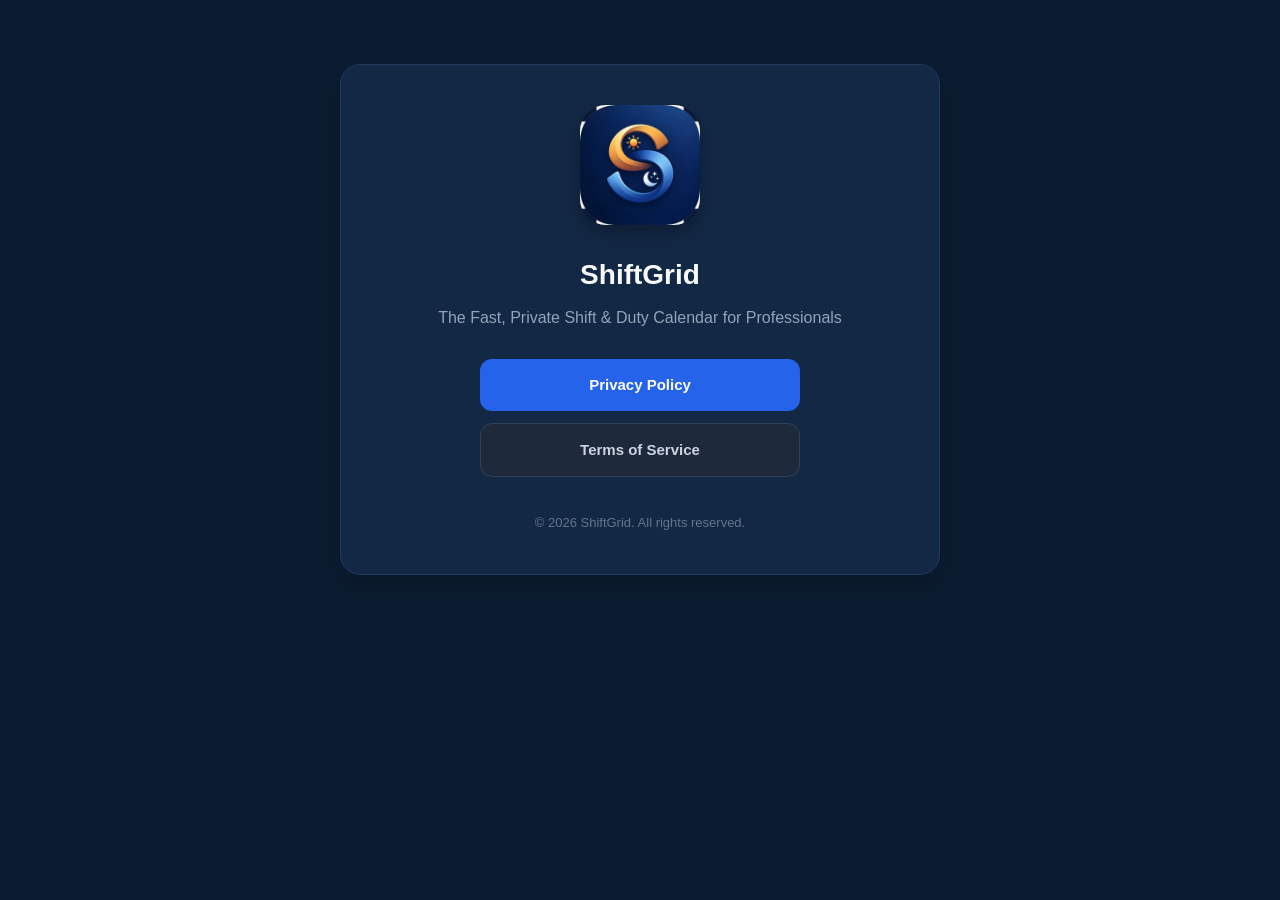
<file: shiftgrid/index.html>
<!DOCTYPE html>
<html lang="en">
<head>
    <meta charset="UTF-8">
    <meta name="viewport" content="width=device-width, initial-scale=1.0">
    <title>ShiftGrid - Quick Shift Planner</title>
    <style>
        body { font-family: -apple-system, BlinkMacSystemFont, 'Segoe UI', Roboto, Helvetica, Arial, sans-serif; line-height: 1.6; color: #1e293b; max-width: 600px; margin: 40px auto; padding: 24px; background: #0b1c30; text-align: center; }
        .card { background: #132845; padding: 40px 24px; border-radius: 20px; box-shadow: 0 10px 25px -5px rgba(0,0,0,0.3); border: 1px solid #1e3a5f; color: #f8fafc; }
        img.icon { width: 120px; height: 120px; border-radius: 26px; box-shadow: 0 8px 16px rgba(0,0,0,0.25); margin-bottom: 20px; }
        h1 { margin: 0 0 8px 0; font-size: 28px; color: #f8fafc; }
        p.subtitle { color: #94a3b8; font-size: 16px; margin-top: 0; margin-bottom: 28px; }
        .links { display: flex; flex-direction: column; gap: 12px; max-width: 320px; margin: 0 auto; }
        a.btn { display: block; padding: 14px 20px; background: #2563eb; color: #ffffff; text-decoration: none; border-radius: 12px; font-weight: 600; font-size: 15px; transition: background 0.2s; }
        a.btn:hover { background: #1d4ed8; }
        a.btn-secondary { background: #1e293b; color: #cbd5e1; border: 1px solid #334155; }
        a.btn-secondary:hover { background: #334155; }
        footer { margin-top: 36px; font-size: 13px; color: #64748b; }
    </style>
</head>
<body>
    <div class="card">
        <img src="icon.png" alt="ShiftGrid Icon" class="icon">
        <h1>ShiftGrid</h1>
        <p class="subtitle">The Fast, Private Shift & Duty Calendar for Professionals</p>
        <div class="links">
            <a href="privacy.html" class="btn">Privacy Policy</a>
            <a href="terms.html" class="btn btn-secondary">Terms of Service</a>
        </div>
        <footer>
            &copy; 2026 ShiftGrid. All rights reserved.
        </footer>
    </div>
</body>
</html>
</file>
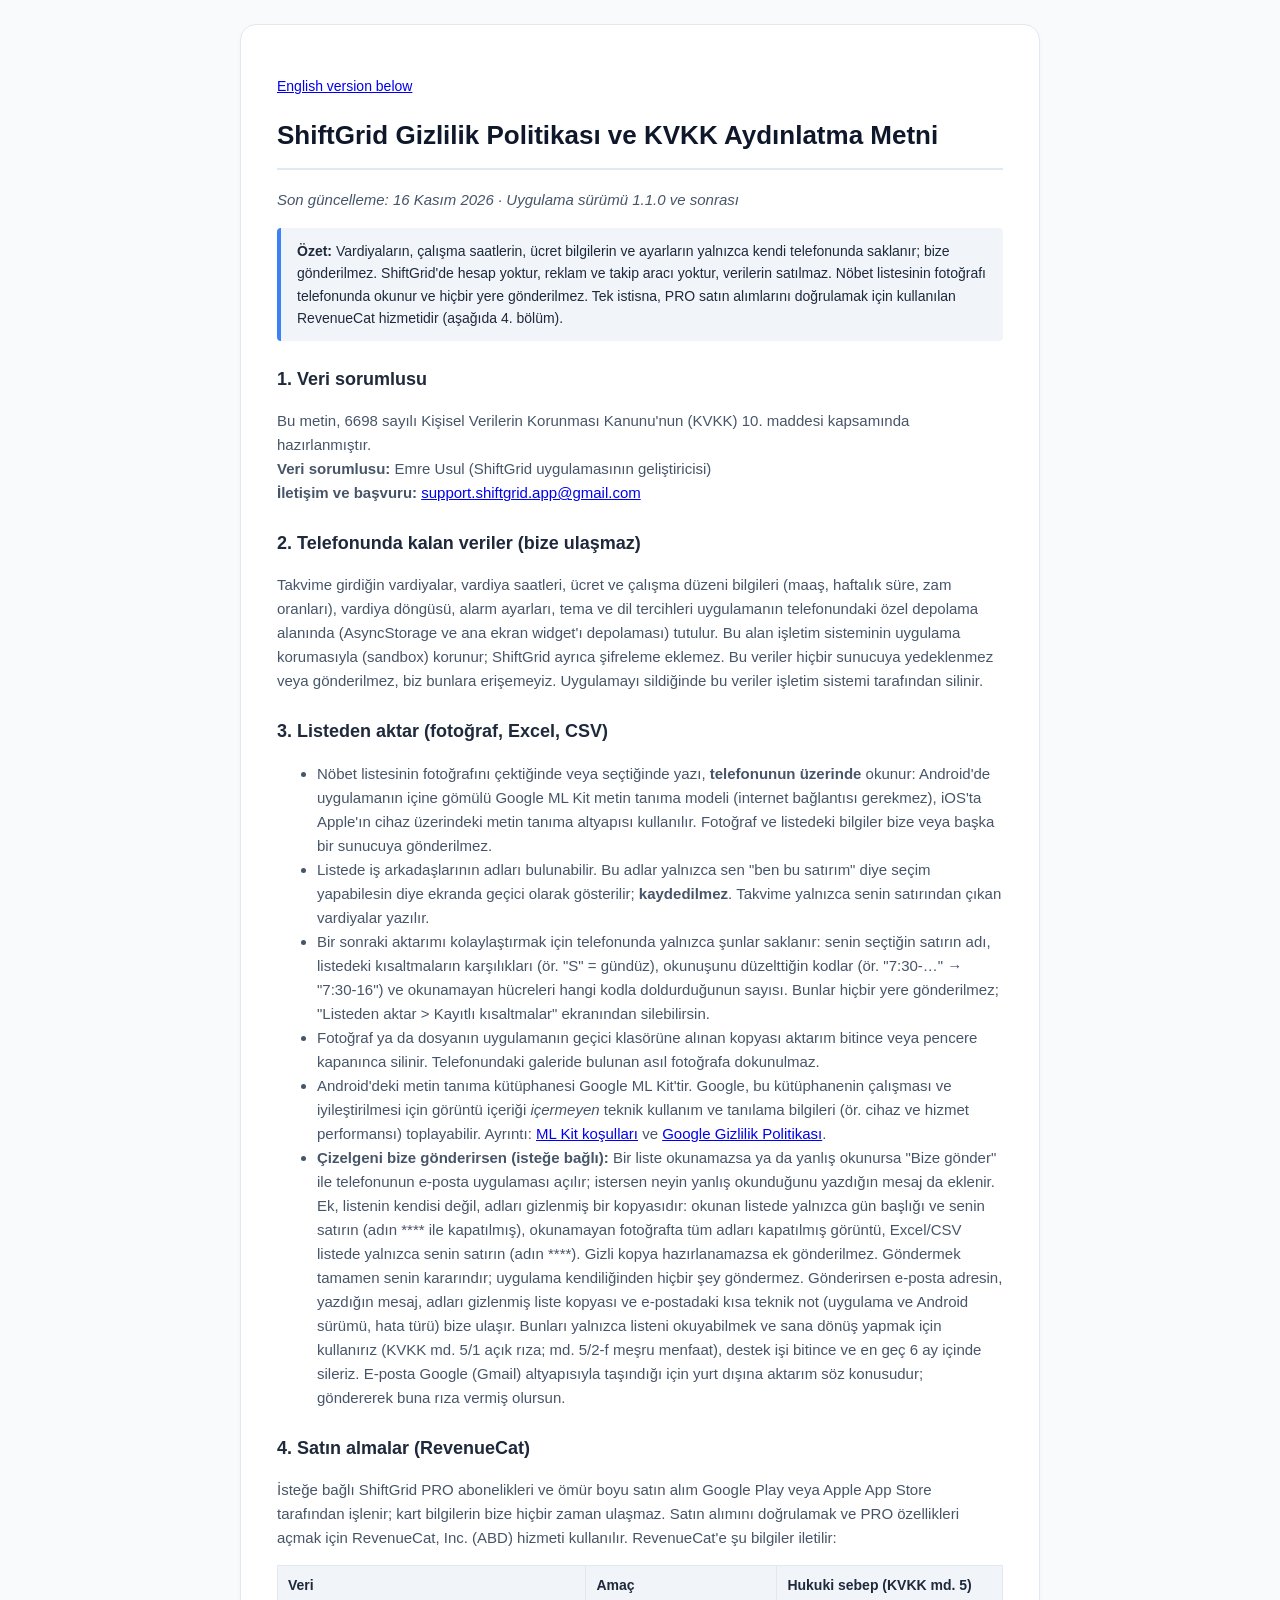
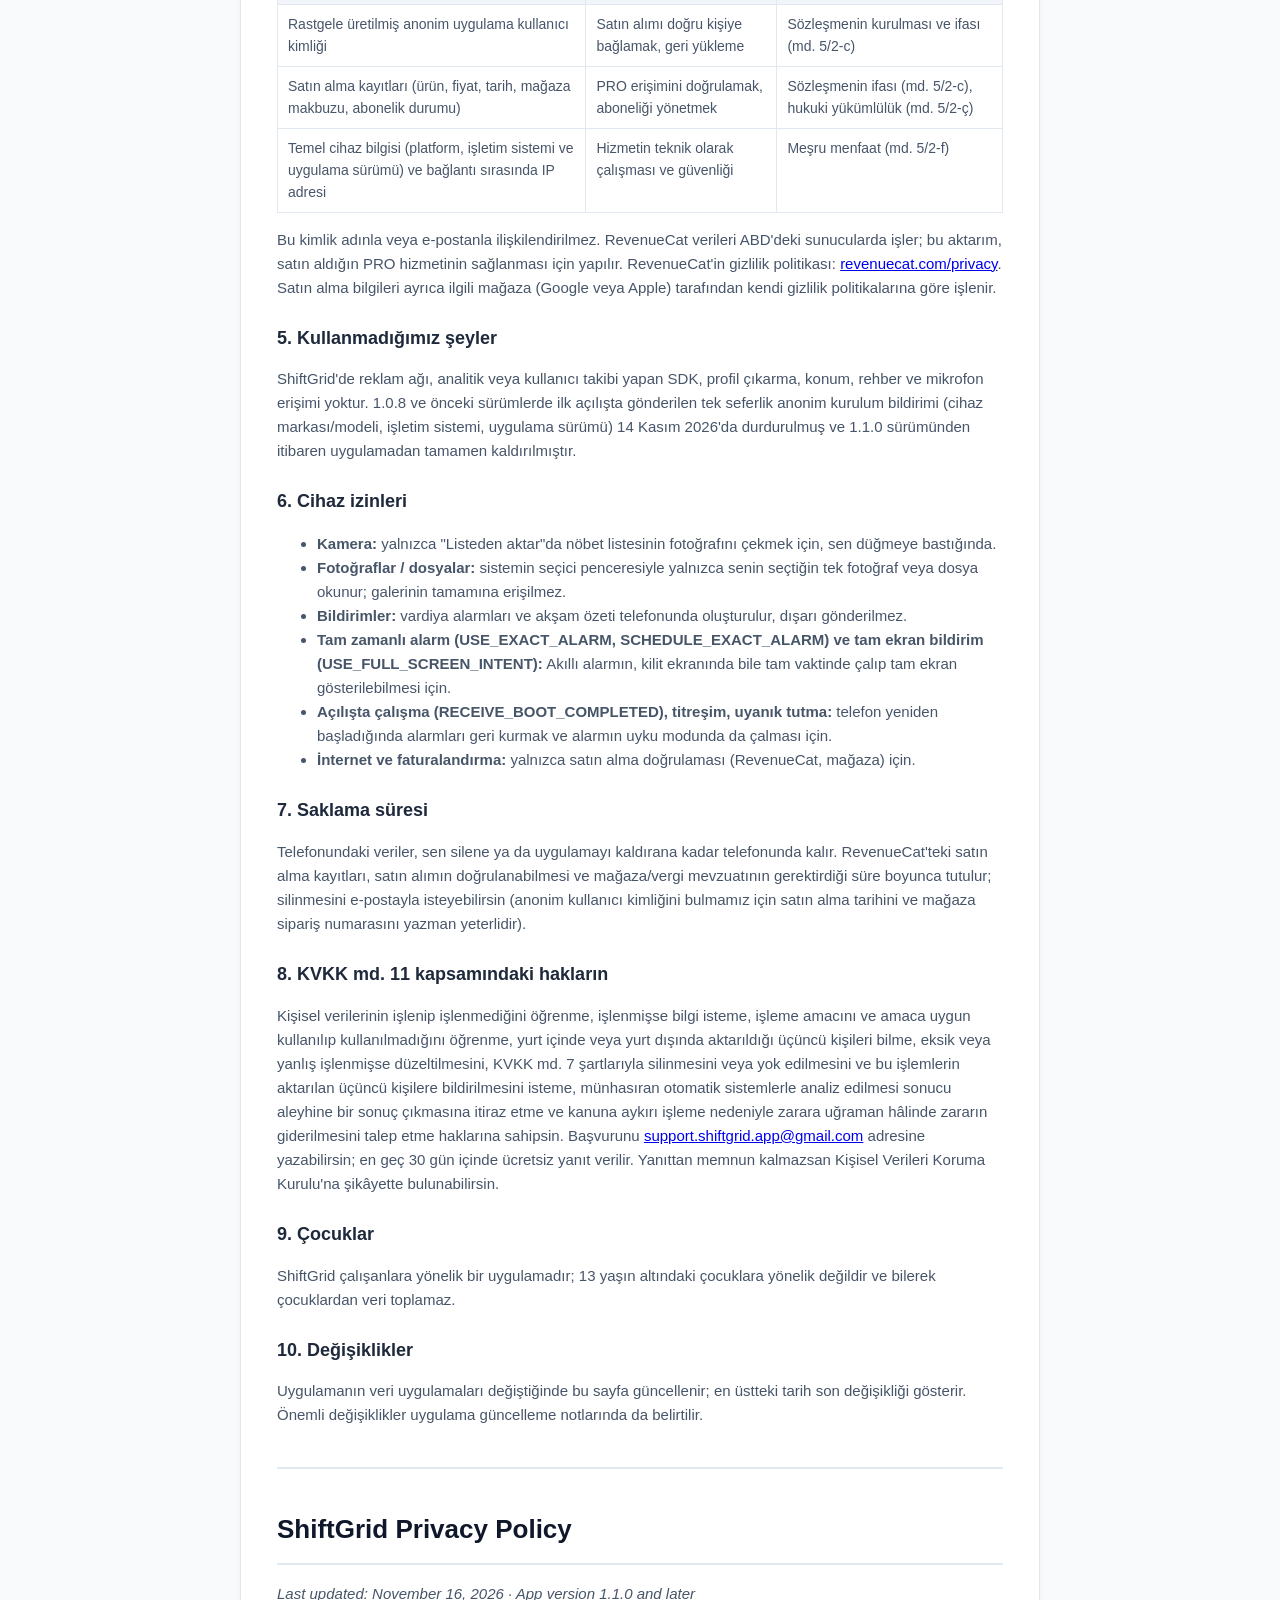
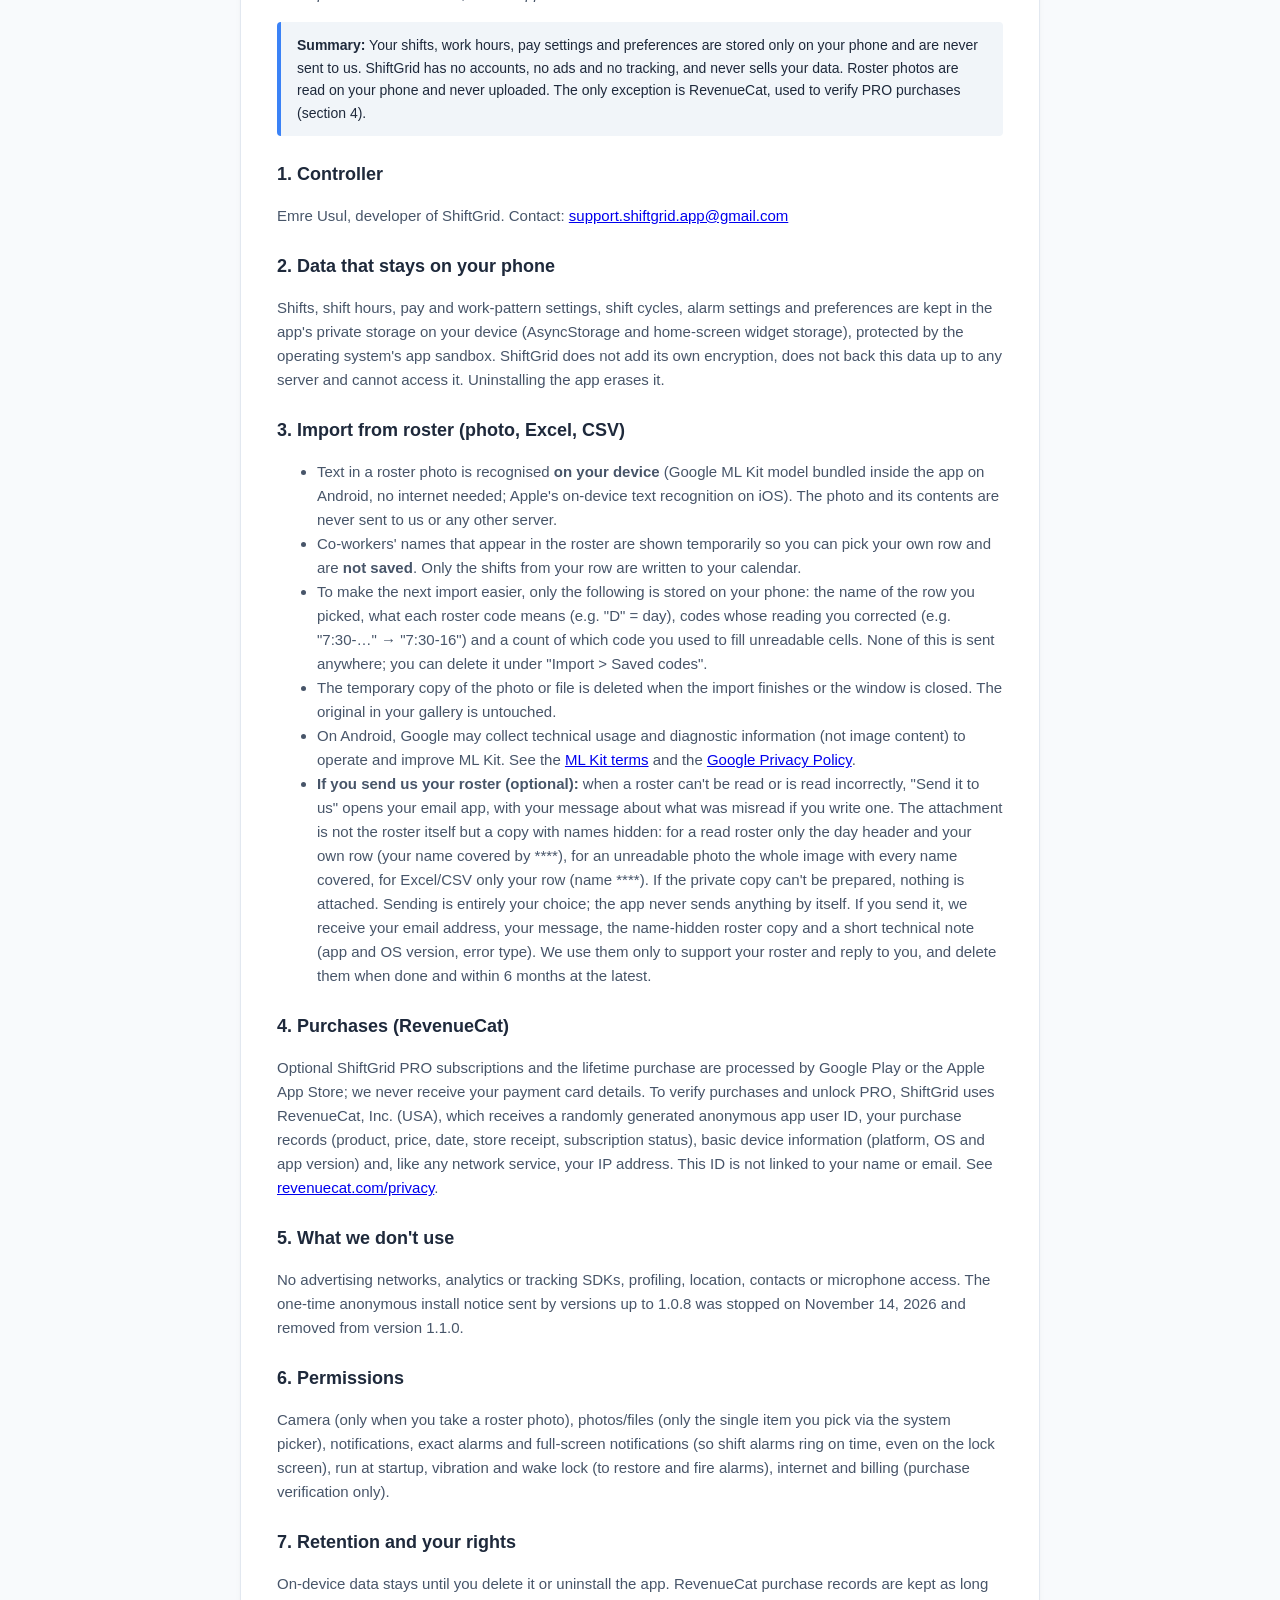
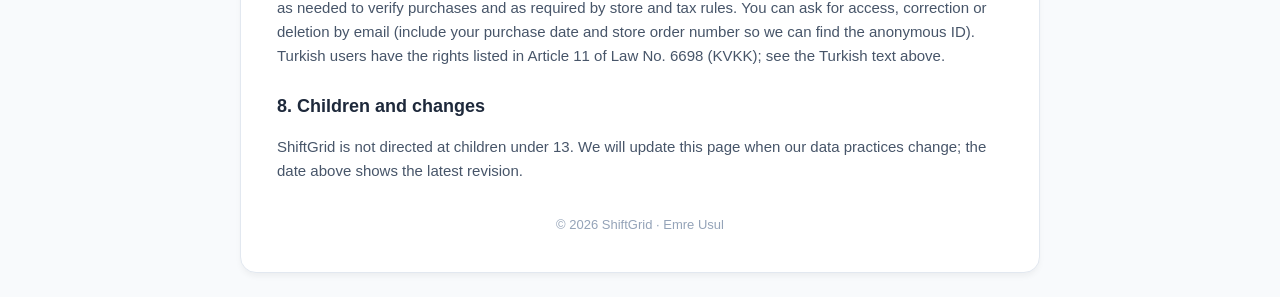
<file: shiftgrid/privacy.html>
<!DOCTYPE html>
<html lang="tr">
<head>
    <meta charset="UTF-8">
    <meta name="viewport" content="width=device-width, initial-scale=1.0">
    <title>Gizlilik Politikası ve KVKK Aydınlatma Metni - ShiftGrid</title>
    <style>
        body { font-family: -apple-system, BlinkMacSystemFont, 'Segoe UI', Roboto, Helvetica, Arial, sans-serif; line-height: 1.6; color: #1e293b; max-width: 800px; margin: 0 auto; padding: 24px; background: #f8fafc; }
        .container { background: #ffffff; padding: 36px; border-radius: 16px; box-shadow: 0 4px 6px -1px rgba(0,0,0,0.05); border: 1px solid #e2e8f0; }
        h1 { color: #0f172a; font-size: 26px; border-bottom: 2px solid #e2e8f0; padding-bottom: 12px; }
        h2 { color: #1e293b; font-size: 18px; margin-top: 24px; }
        p, li { color: #475569; font-size: 15px; }
        table { border-collapse: collapse; width: 100%; font-size: 14px; margin: 12px 0; }
        th, td { border: 1px solid #e2e8f0; padding: 8px 10px; text-align: left; vertical-align: top; color: #475569; }
        th { background: #f1f5f9; color: #1e293b; }
        .highlight { background: #f1f5f9; padding: 12px 16px; border-left: 4px solid #3b82f6; border-radius: 4px; margin: 16px 0; font-size: 14px; }
        .lang { font-size: 14px; margin-bottom: 8px; }
        hr { border: 0; border-top: 2px solid #e2e8f0; margin: 40px 0; }
        footer { margin-top: 32px; font-size: 13px; color: #94a3b8; text-align: center; }
    </style>
</head>
<body>
<div class="container">
    <p class="lang"><a href="#en">English version below</a></p>

    <h1>ShiftGrid Gizlilik Politikası ve KVKK Aydınlatma Metni</h1>
    <p><em>Son güncelleme: 16 Kasım 2026 · Uygulama sürümü 1.1.0 ve sonrası</em></p>

    <div class="highlight">
        <strong>Özet:</strong> Vardiyaların, çalışma saatlerin, ücret bilgilerin ve ayarların yalnızca kendi telefonunda saklanır; bize gönderilmez.
        ShiftGrid'de hesap yoktur, reklam ve takip aracı yoktur, verilerin satılmaz. Nöbet listesinin fotoğrafı telefonunda okunur ve hiçbir yere gönderilmez.
        Tek istisna, PRO satın alımlarını doğrulamak için kullanılan RevenueCat hizmetidir (aşağıda 4. bölüm).
    </div>

    <h2>1. Veri sorumlusu</h2>
    <p>Bu metin, 6698 sayılı Kişisel Verilerin Korunması Kanunu'nun (KVKK) 10. maddesi kapsamında hazırlanmıştır.<br>
    <strong>Veri sorumlusu:</strong> Emre Usul (ShiftGrid uygulamasının geliştiricisi)<br>
    <strong>İletişim ve başvuru:</strong> <a href="mailto:support.shiftgrid.app@gmail.com">support.shiftgrid.app@gmail.com</a></p>

    <h2>2. Telefonunda kalan veriler (bize ulaşmaz)</h2>
    <p>Takvime girdiğin vardiyalar, vardiya saatleri, ücret ve çalışma düzeni bilgileri (maaş, haftalık süre, zam oranları), vardiya döngüsü, alarm ayarları, tema ve dil tercihleri uygulamanın telefonundaki özel depolama alanında (AsyncStorage ve ana ekran widget'ı depolaması) tutulur.
    Bu alan işletim sisteminin uygulama korumasıyla (sandbox) korunur; ShiftGrid ayrıca şifreleme eklemez. Bu veriler hiçbir sunucuya yedeklenmez veya gönderilmez, biz bunlara erişemeyiz.
    Uygulamayı sildiğinde bu veriler işletim sistemi tarafından silinir.</p>

    <h2>3. Listeden aktar (fotoğraf, Excel, CSV)</h2>
    <ul>
        <li>Nöbet listesinin fotoğrafını çektiğinde veya seçtiğinde yazı, <strong>telefonunun üzerinde</strong> okunur: Android'de uygulamanın içine gömülü Google ML Kit metin tanıma modeli (internet bağlantısı gerekmez), iOS'ta Apple'ın cihaz üzerindeki metin tanıma altyapısı kullanılır. Fotoğraf ve listedeki bilgiler bize veya başka bir sunucuya gönderilmez.</li>
        <li>Listede iş arkadaşlarının adları bulunabilir. Bu adlar yalnızca sen "ben bu satırım" diye seçim yapabilesin diye ekranda geçici olarak gösterilir; <strong>kaydedilmez</strong>. Takvime yalnızca senin satırından çıkan vardiyalar yazılır.</li>
        <li>Bir sonraki aktarımı kolaylaştırmak için telefonunda yalnızca şunlar saklanır: senin seçtiğin satırın adı, listedeki kısaltmaların karşılıkları (ör. "S" = gündüz), okunuşunu düzelttiğin kodlar (ör. "7:30-…" → "7:30-16") ve okunamayan hücreleri hangi kodla doldurduğunun sayısı. Bunlar hiçbir yere gönderilmez; "Listeden aktar &gt; Kayıtlı kısaltmalar" ekranından silebilirsin.</li>
        <li>Fotoğraf ya da dosyanın uygulamanın geçici klasörüne alınan kopyası aktarım bitince veya pencere kapanınca silinir. Telefonundaki galeride bulunan asıl fotoğrafa dokunulmaz.</li>
        <li>Android'deki metin tanıma kütüphanesi Google ML Kit'tir. Google, bu kütüphanenin çalışması ve iyileştirilmesi için görüntü içeriği <em>içermeyen</em> teknik kullanım ve tanılama bilgileri (ör. cihaz ve hizmet performansı) toplayabilir. Ayrıntı: <a href="https://developers.google.com/ml-kit/terms">ML Kit koşulları</a> ve <a href="https://policies.google.com/privacy">Google Gizlilik Politikası</a>.</li>
        <li><strong>Çizelgeni bize gönderirsen (isteğe bağlı):</strong> Bir liste okunamazsa ya da yanlış okunursa "Bize gönder" ile telefonunun e-posta uygulaması açılır; istersen neyin yanlış okunduğunu yazdığın mesaj da eklenir. Ek, listenin kendisi değil, adları gizlenmiş bir kopyasıdır: okunan listede yalnızca gün başlığı ve senin satırın (adın **** ile kapatılmış), okunamayan fotoğrafta tüm adları kapatılmış görüntü, Excel/CSV listede yalnızca senin satırın (adın ****). Gizli kopya hazırlanamazsa ek gönderilmez. Göndermek tamamen senin kararındır; uygulama kendiliğinden hiçbir şey göndermez. Gönderirsen e-posta adresin, yazdığın mesaj, adları gizlenmiş liste kopyası ve e-postadaki kısa teknik not (uygulama ve Android sürümü, hata türü) bize ulaşır. Bunları yalnızca listeni okuyabilmek ve sana dönüş yapmak için kullanırız (KVKK md. 5/1 açık rıza; md. 5/2-f meşru menfaat), destek işi bitince ve en geç 6 ay içinde sileriz. E-posta Google (Gmail) altyapısıyla taşındığı için yurt dışına aktarım söz konusudur; göndererek buna rıza vermiş olursun.</li>
    </ul>

    <h2>4. Satın almalar (RevenueCat)</h2>
    <p>İsteğe bağlı ShiftGrid PRO abonelikleri ve ömür boyu satın alım Google Play veya Apple App Store tarafından işlenir; kart bilgilerin bize hiçbir zaman ulaşmaz.
    Satın alımını doğrulamak ve PRO özellikleri açmak için RevenueCat, Inc. (ABD) hizmeti kullanılır. RevenueCat'e şu bilgiler iletilir:</p>
    <table>
        <tr><th>Veri</th><th>Amaç</th><th>Hukuki sebep (KVKK md. 5)</th></tr>
        <tr><td>Rastgele üretilmiş anonim uygulama kullanıcı kimliği</td><td>Satın alımı doğru kişiye bağlamak, geri yükleme</td><td>Sözleşmenin kurulması ve ifası (md. 5/2-c)</td></tr>
        <tr><td>Satın alma kayıtları (ürün, fiyat, tarih, mağaza makbuzu, abonelik durumu)</td><td>PRO erişimini doğrulamak, aboneliği yönetmek</td><td>Sözleşmenin ifası (md. 5/2-c), hukuki yükümlülük (md. 5/2-ç)</td></tr>
        <tr><td>Temel cihaz bilgisi (platform, işletim sistemi ve uygulama sürümü) ve bağlantı sırasında IP adresi</td><td>Hizmetin teknik olarak çalışması ve güvenliği</td><td>Meşru menfaat (md. 5/2-f)</td></tr>
    </table>
    <p>Bu kimlik adınla veya e-postanla ilişkilendirilmez. RevenueCat verileri ABD'deki sunucularda işler; bu aktarım, satın aldığın PRO hizmetinin sağlanması için yapılır.
    RevenueCat'in gizlilik politikası: <a href="https://www.revenuecat.com/privacy">revenuecat.com/privacy</a>.
    Satın alma bilgileri ayrıca ilgili mağaza (Google veya Apple) tarafından kendi gizlilik politikalarına göre işlenir.</p>

    <h2>5. Kullanmadığımız şeyler</h2>
    <p>ShiftGrid'de reklam ağı, analitik veya kullanıcı takibi yapan SDK, profil çıkarma, konum, rehber ve mikrofon erişimi yoktur. 1.0.8 ve önceki sürümlerde ilk açılışta gönderilen tek seferlik anonim kurulum bildirimi (cihaz markası/modeli, işletim sistemi, uygulama sürümü) 14 Kasım 2026'da durdurulmuş ve 1.1.0 sürümünden itibaren uygulamadan tamamen kaldırılmıştır.</p>

    <h2>6. Cihaz izinleri</h2>
    <ul>
        <li><strong>Kamera:</strong> yalnızca "Listeden aktar"da nöbet listesinin fotoğrafını çekmek için, sen düğmeye bastığında.</li>
        <li><strong>Fotoğraflar / dosyalar:</strong> sistemin seçici penceresiyle yalnızca senin seçtiğin tek fotoğraf veya dosya okunur; galerinin tamamına erişilmez.</li>
        <li><strong>Bildirimler:</strong> vardiya alarmları ve akşam özeti telefonunda oluşturulur, dışarı gönderilmez.</li>
        <li><strong>Tam zamanlı alarm (USE_EXACT_ALARM, SCHEDULE_EXACT_ALARM) ve tam ekran bildirim (USE_FULL_SCREEN_INTENT):</strong> Akıllı alarmın, kilit ekranında bile tam vaktinde çalıp tam ekran gösterilebilmesi için.</li>
        <li><strong>Açılışta çalışma (RECEIVE_BOOT_COMPLETED), titreşim, uyanık tutma:</strong> telefon yeniden başladığında alarmları geri kurmak ve alarmın uyku modunda da çalması için.</li>
        <li><strong>İnternet ve faturalandırma:</strong> yalnızca satın alma doğrulaması (RevenueCat, mağaza) için.</li>
    </ul>

    <h2>7. Saklama süresi</h2>
    <p>Telefonundaki veriler, sen silene ya da uygulamayı kaldırana kadar telefonunda kalır. RevenueCat'teki satın alma kayıtları, satın alımın doğrulanabilmesi ve mağaza/vergi mevzuatının gerektirdiği süre boyunca tutulur; silinmesini e-postayla isteyebilirsin (anonim kullanıcı kimliğini bulmamız için satın alma tarihini ve mağaza sipariş numarasını yazman yeterlidir).</p>

    <h2>8. KVKK md. 11 kapsamındaki hakların</h2>
    <p>Kişisel verilerinin işlenip işlenmediğini öğrenme, işlenmişse bilgi isteme, işleme amacını ve amaca uygun kullanılıp kullanılmadığını öğrenme, yurt içinde veya yurt dışında aktarıldığı üçüncü kişileri bilme, eksik veya yanlış işlenmişse düzeltilmesini, KVKK md. 7 şartlarıyla silinmesini veya yok edilmesini ve bu işlemlerin aktarılan üçüncü kişilere bildirilmesini isteme, münhasıran otomatik sistemlerle analiz edilmesi sonucu aleyhine bir sonuç çıkmasına itiraz etme ve kanuna aykırı işleme nedeniyle zarara uğraman hâlinde zararın giderilmesini talep etme haklarına sahipsin.
    Başvurunu <a href="mailto:support.shiftgrid.app@gmail.com">support.shiftgrid.app@gmail.com</a> adresine yazabilirsin; en geç 30 gün içinde ücretsiz yanıt verilir. Yanıttan memnun kalmazsan Kişisel Verileri Koruma Kurulu'na şikâyette bulunabilirsin.</p>

    <h2>9. Çocuklar</h2>
    <p>ShiftGrid çalışanlara yönelik bir uygulamadır; 13 yaşın altındaki çocuklara yönelik değildir ve bilerek çocuklardan veri toplamaz.</p>

    <h2>10. Değişiklikler</h2>
    <p>Uygulamanın veri uygulamaları değiştiğinde bu sayfa güncellenir; en üstteki tarih son değişikliği gösterir. Önemli değişiklikler uygulama güncelleme notlarında da belirtilir.</p>

    <hr id="en">

    <h1>ShiftGrid Privacy Policy</h1>
    <p><em>Last updated: November 16, 2026 · App version 1.1.0 and later</em></p>

    <div class="highlight">
        <strong>Summary:</strong> Your shifts, work hours, pay settings and preferences are stored only on your phone and are never sent to us. ShiftGrid has no accounts, no ads and no tracking, and never sells your data. Roster photos are read on your phone and never uploaded. The only exception is RevenueCat, used to verify PRO purchases (section 4).
    </div>

    <h2>1. Controller</h2>
    <p>Emre Usul, developer of ShiftGrid. Contact: <a href="mailto:support.shiftgrid.app@gmail.com">support.shiftgrid.app@gmail.com</a></p>

    <h2>2. Data that stays on your phone</h2>
    <p>Shifts, shift hours, pay and work-pattern settings, shift cycles, alarm settings and preferences are kept in the app's private storage on your device (AsyncStorage and home-screen widget storage), protected by the operating system's app sandbox. ShiftGrid does not add its own encryption, does not back this data up to any server and cannot access it. Uninstalling the app erases it.</p>

    <h2>3. Import from roster (photo, Excel, CSV)</h2>
    <ul>
        <li>Text in a roster photo is recognised <strong>on your device</strong> (Google ML Kit model bundled inside the app on Android, no internet needed; Apple's on-device text recognition on iOS). The photo and its contents are never sent to us or any other server.</li>
        <li>Co-workers' names that appear in the roster are shown temporarily so you can pick your own row and are <strong>not saved</strong>. Only the shifts from your row are written to your calendar.</li>
        <li>To make the next import easier, only the following is stored on your phone: the name of the row you picked, what each roster code means (e.g. "D" = day), codes whose reading you corrected (e.g. "7:30-…" → "7:30-16") and a count of which code you used to fill unreadable cells. None of this is sent anywhere; you can delete it under "Import &gt; Saved codes".</li>
        <li>The temporary copy of the photo or file is deleted when the import finishes or the window is closed. The original in your gallery is untouched.</li>
        <li>On Android, Google may collect technical usage and diagnostic information (not image content) to operate and improve ML Kit. See the <a href="https://developers.google.com/ml-kit/terms">ML Kit terms</a> and the <a href="https://policies.google.com/privacy">Google Privacy Policy</a>.</li>
        <li><strong>If you send us your roster (optional):</strong> when a roster can't be read or is read incorrectly, "Send it to us" opens your email app, with your message about what was misread if you write one. The attachment is not the roster itself but a copy with names hidden: for a read roster only the day header and your own row (your name covered by ****), for an unreadable photo the whole image with every name covered, for Excel/CSV only your row (name ****). If the private copy can't be prepared, nothing is attached. Sending is entirely your choice; the app never sends anything by itself. If you send it, we receive your email address, your message, the name-hidden roster copy and a short technical note (app and OS version, error type). We use them only to support your roster and reply to you, and delete them when done and within 6 months at the latest.</li>
    </ul>

    <h2>4. Purchases (RevenueCat)</h2>
    <p>Optional ShiftGrid PRO subscriptions and the lifetime purchase are processed by Google Play or the Apple App Store; we never receive your payment card details. To verify purchases and unlock PRO, ShiftGrid uses RevenueCat, Inc. (USA), which receives a randomly generated anonymous app user ID, your purchase records (product, price, date, store receipt, subscription status), basic device information (platform, OS and app version) and, like any network service, your IP address. This ID is not linked to your name or email. See <a href="https://www.revenuecat.com/privacy">revenuecat.com/privacy</a>.</p>

    <h2>5. What we don't use</h2>
    <p>No advertising networks, analytics or tracking SDKs, profiling, location, contacts or microphone access. The one-time anonymous install notice sent by versions up to 1.0.8 was stopped on November 14, 2026 and removed from version 1.1.0.</p>

    <h2>6. Permissions</h2>
    <p>Camera (only when you take a roster photo), photos/files (only the single item you pick via the system picker), notifications, exact alarms and full-screen notifications (so shift alarms ring on time, even on the lock screen), run at startup, vibration and wake lock (to restore and fire alarms), internet and billing (purchase verification only).</p>

    <h2>7. Retention and your rights</h2>
    <p>On-device data stays until you delete it or uninstall the app. RevenueCat purchase records are kept as long as needed to verify purchases and as required by store and tax rules. You can ask for access, correction or deletion by email (include your purchase date and store order number so we can find the anonymous ID). Turkish users have the rights listed in Article 11 of Law No. 6698 (KVKK); see the Turkish text above.</p>

    <h2>8. Children and changes</h2>
    <p>ShiftGrid is not directed at children under 13. We will update this page when our data practices change; the date above shows the latest revision.</p>

    <footer>&copy; 2026 ShiftGrid · Emre Usul</footer>
</div>
</body>
</html>
</file>
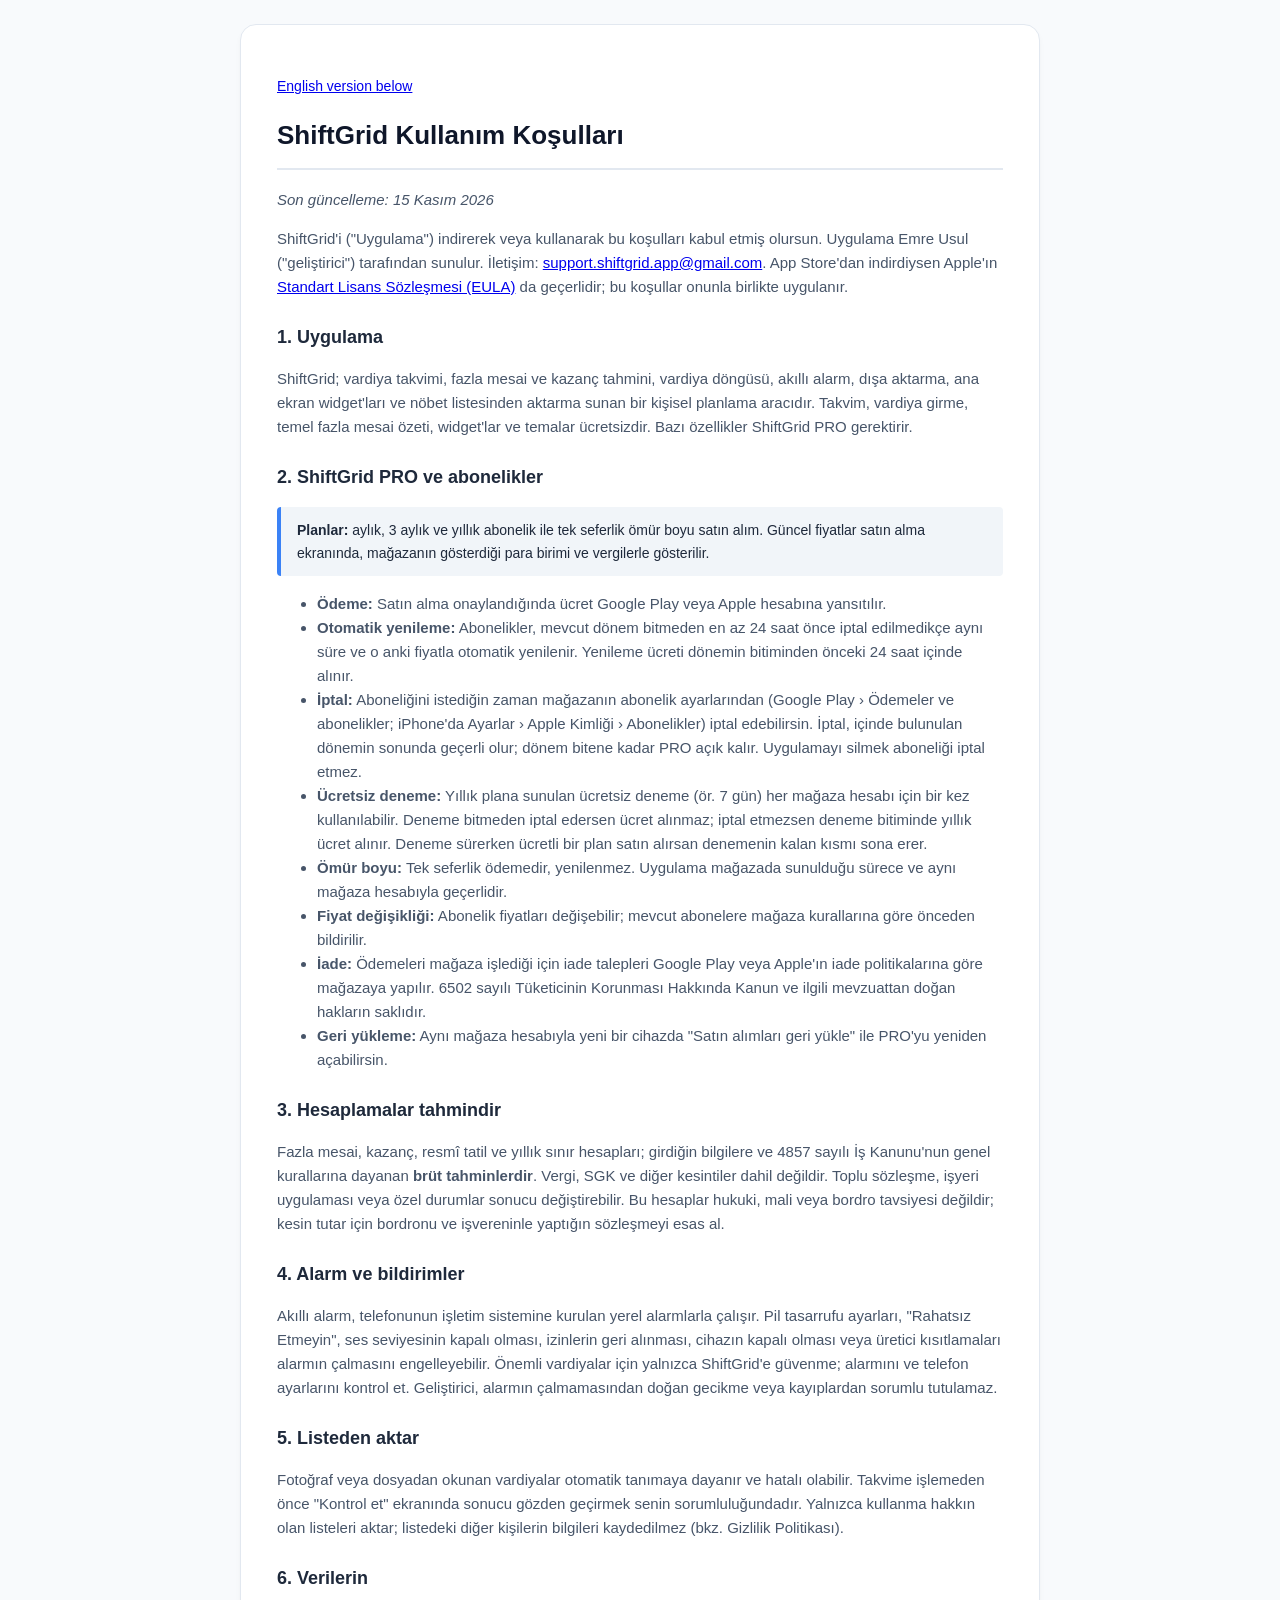
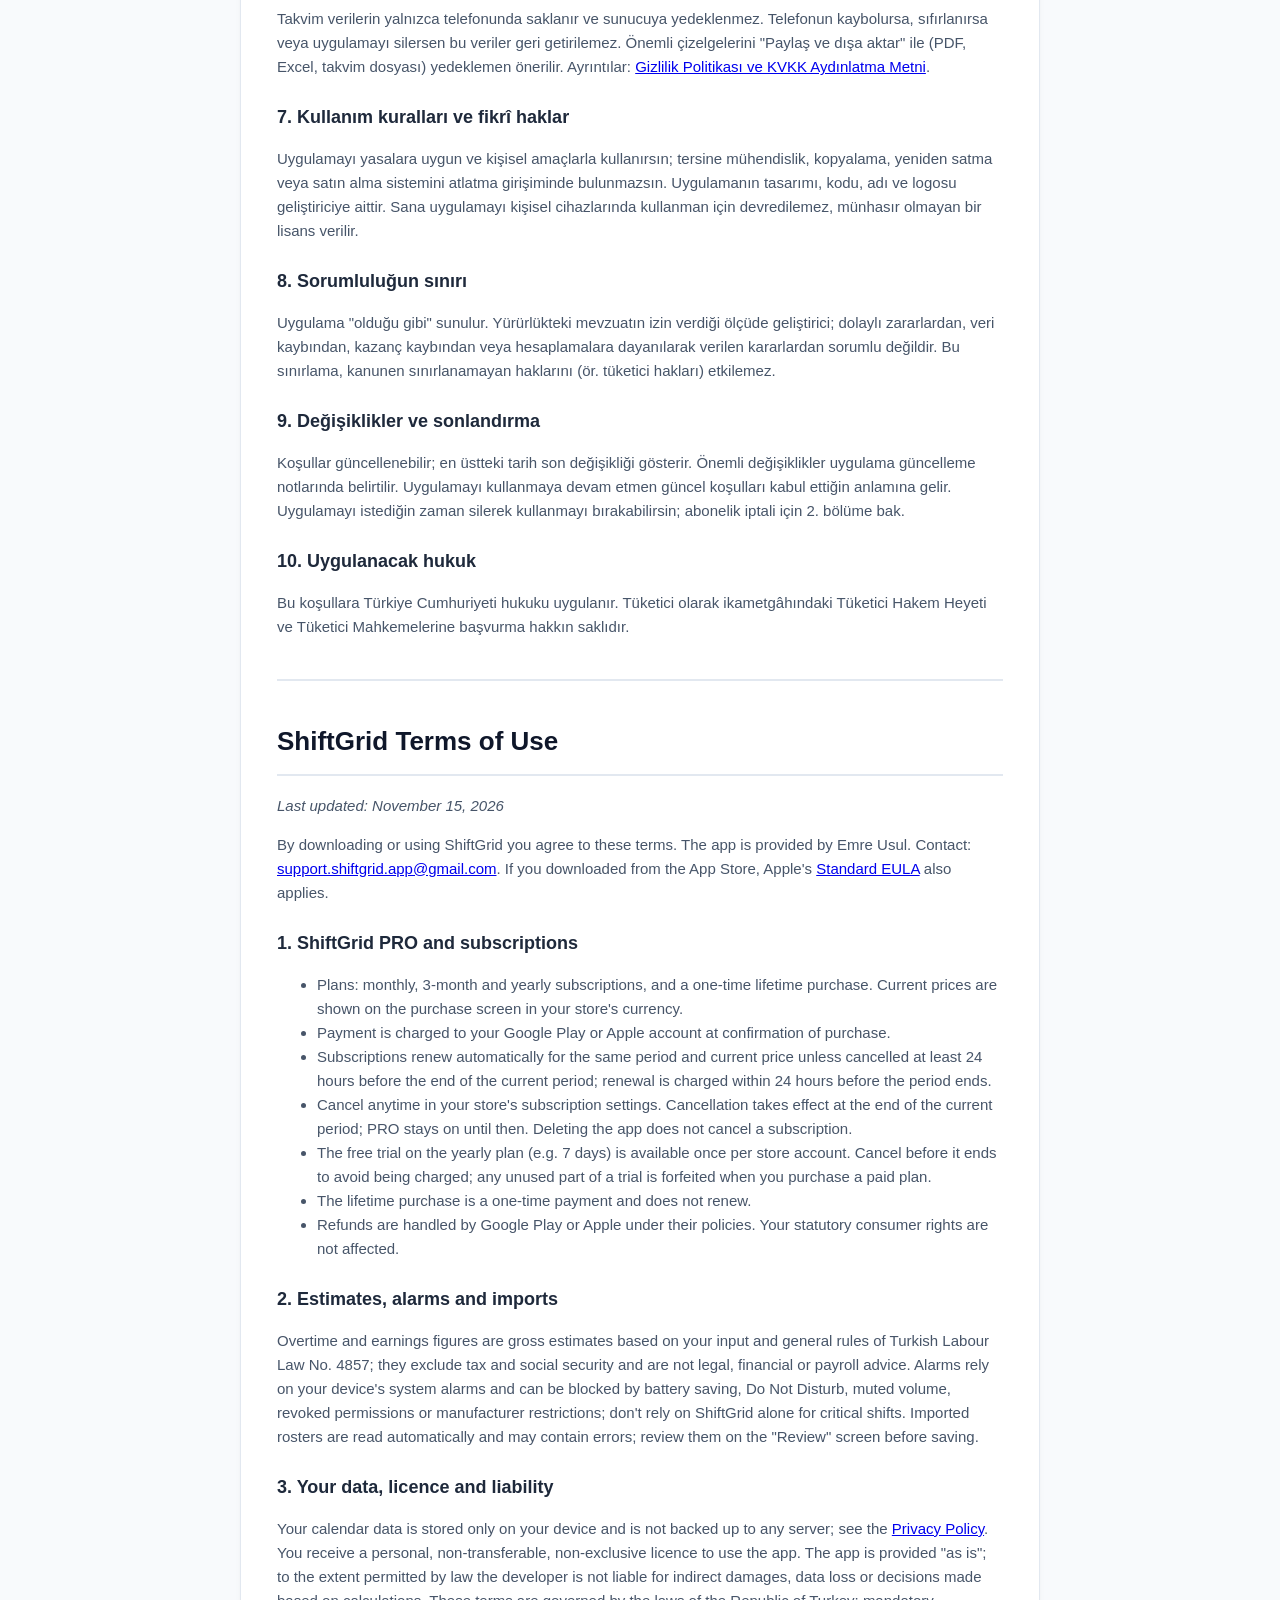
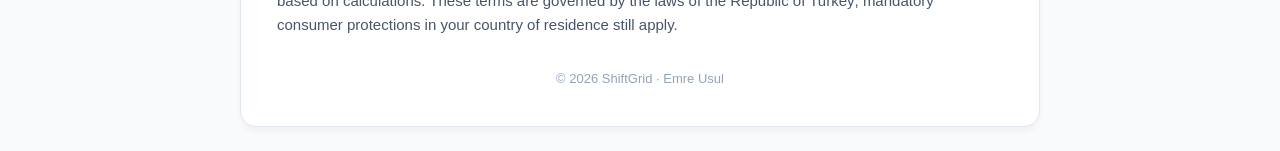
<file: shiftgrid/terms.html>
<!DOCTYPE html>
<html lang="tr">
<head>
    <meta charset="UTF-8">
    <meta name="viewport" content="width=device-width, initial-scale=1.0">
    <title>Kullanım Koşulları - ShiftGrid</title>
    <style>
        body { font-family: -apple-system, BlinkMacSystemFont, 'Segoe UI', Roboto, Helvetica, Arial, sans-serif; line-height: 1.6; color: #1e293b; max-width: 800px; margin: 0 auto; padding: 24px; background: #f8fafc; }
        .container { background: #ffffff; padding: 36px; border-radius: 16px; box-shadow: 0 4px 6px -1px rgba(0,0,0,0.05); border: 1px solid #e2e8f0; }
        h1 { color: #0f172a; font-size: 26px; border-bottom: 2px solid #e2e8f0; padding-bottom: 12px; }
        h2 { color: #1e293b; font-size: 18px; margin-top: 24px; }
        p, li { color: #475569; font-size: 15px; }
        .highlight { background: #f1f5f9; padding: 12px 16px; border-left: 4px solid #3b82f6; border-radius: 4px; margin: 16px 0; font-size: 14px; }
        .lang { font-size: 14px; margin-bottom: 8px; }
        hr { border: 0; border-top: 2px solid #e2e8f0; margin: 40px 0; }
        footer { margin-top: 32px; font-size: 13px; color: #94a3b8; text-align: center; }
    </style>
</head>
<body>
<div class="container">
    <p class="lang"><a href="#en">English version below</a></p>

    <h1>ShiftGrid Kullanım Koşulları</h1>
    <p><em>Son güncelleme: 15 Kasım 2026</em></p>

    <p>ShiftGrid'i ("Uygulama") indirerek veya kullanarak bu koşulları kabul etmiş olursun. Uygulama Emre Usul ("geliştirici") tarafından sunulur. İletişim: <a href="mailto:support.shiftgrid.app@gmail.com">support.shiftgrid.app@gmail.com</a>.
    App Store'dan indirdiysen Apple'ın <a href="https://www.apple.com/legal/internet-services/itunes/dev/stdeula/">Standart Lisans Sözleşmesi (EULA)</a> da geçerlidir; bu koşullar onunla birlikte uygulanır.</p>

    <h2>1. Uygulama</h2>
    <p>ShiftGrid; vardiya takvimi, fazla mesai ve kazanç tahmini, vardiya döngüsü, akıllı alarm, dışa aktarma, ana ekran widget'ları ve nöbet listesinden aktarma sunan bir kişisel planlama aracıdır. Takvim, vardiya girme, temel fazla mesai özeti, widget'lar ve temalar ücretsizdir. Bazı özellikler ShiftGrid PRO gerektirir.</p>

    <h2>2. ShiftGrid PRO ve abonelikler</h2>
    <div class="highlight">
        <strong>Planlar:</strong> aylık, 3 aylık ve yıllık abonelik ile tek seferlik ömür boyu satın alım. Güncel fiyatlar satın alma ekranında, mağazanın gösterdiği para birimi ve vergilerle gösterilir.
    </div>
    <ul>
        <li><strong>Ödeme:</strong> Satın alma onaylandığında ücret Google Play veya Apple hesabına yansıtılır.</li>
        <li><strong>Otomatik yenileme:</strong> Abonelikler, mevcut dönem bitmeden en az 24 saat önce iptal edilmedikçe aynı süre ve o anki fiyatla otomatik yenilenir. Yenileme ücreti dönemin bitiminden önceki 24 saat içinde alınır.</li>
        <li><strong>İptal:</strong> Aboneliğini istediğin zaman mağazanın abonelik ayarlarından (Google Play › Ödemeler ve abonelikler; iPhone'da Ayarlar › Apple Kimliği › Abonelikler) iptal edebilirsin. İptal, içinde bulunulan dönemin sonunda geçerli olur; dönem bitene kadar PRO açık kalır. Uygulamayı silmek aboneliği iptal etmez.</li>
        <li><strong>Ücretsiz deneme:</strong> Yıllık plana sunulan ücretsiz deneme (ör. 7 gün) her mağaza hesabı için bir kez kullanılabilir. Deneme bitmeden iptal edersen ücret alınmaz; iptal etmezsen deneme bitiminde yıllık ücret alınır. Deneme sürerken ücretli bir plan satın alırsan denemenin kalan kısmı sona erer.</li>
        <li><strong>Ömür boyu:</strong> Tek seferlik ödemedir, yenilenmez. Uygulama mağazada sunulduğu sürece ve aynı mağaza hesabıyla geçerlidir.</li>
        <li><strong>Fiyat değişikliği:</strong> Abonelik fiyatları değişebilir; mevcut abonelere mağaza kurallarına göre önceden bildirilir.</li>
        <li><strong>İade:</strong> Ödemeleri mağaza işlediği için iade talepleri Google Play veya Apple'ın iade politikalarına göre mağazaya yapılır. 6502 sayılı Tüketicinin Korunması Hakkında Kanun ve ilgili mevzuattan doğan hakların saklıdır.</li>
        <li><strong>Geri yükleme:</strong> Aynı mağaza hesabıyla yeni bir cihazda "Satın alımları geri yükle" ile PRO'yu yeniden açabilirsin.</li>
    </ul>

    <h2>3. Hesaplamalar tahmindir</h2>
    <p>Fazla mesai, kazanç, resmî tatil ve yıllık sınır hesapları; girdiğin bilgilere ve 4857 sayılı İş Kanunu'nun genel kurallarına dayanan <strong>brüt tahminlerdir</strong>. Vergi, SGK ve diğer kesintiler dahil değildir. Toplu sözleşme, işyeri uygulaması veya özel durumlar sonucu değiştirebilir. Bu hesaplar hukuki, mali veya bordro tavsiyesi değildir; kesin tutar için bordronu ve işvereninle yaptığın sözleşmeyi esas al.</p>

    <h2>4. Alarm ve bildirimler</h2>
    <p>Akıllı alarm, telefonunun işletim sistemine kurulan yerel alarmlarla çalışır. Pil tasarrufu ayarları, "Rahatsız Etmeyin", ses seviyesinin kapalı olması, izinlerin geri alınması, cihazın kapalı olması veya üretici kısıtlamaları alarmın çalmasını engelleyebilir. Önemli vardiyalar için yalnızca ShiftGrid'e güvenme; alarmını ve telefon ayarlarını kontrol et. Geliştirici, alarmın çalmamasından doğan gecikme veya kayıplardan sorumlu tutulamaz.</p>

    <h2>5. Listeden aktar</h2>
    <p>Fotoğraf veya dosyadan okunan vardiyalar otomatik tanımaya dayanır ve hatalı olabilir. Takvime işlemeden önce "Kontrol et" ekranında sonucu gözden geçirmek senin sorumluluğundadır. Yalnızca kullanma hakkın olan listeleri aktar; listedeki diğer kişilerin bilgileri kaydedilmez (bkz. Gizlilik Politikası).</p>

    <h2>6. Verilerin</h2>
    <p>Takvim verilerin yalnızca telefonunda saklanır ve sunucuya yedeklenmez. Telefonun kaybolursa, sıfırlanırsa veya uygulamayı silersen bu veriler geri getirilemez. Önemli çizelgelerini "Paylaş ve dışa aktar" ile (PDF, Excel, takvim dosyası) yedeklemen önerilir. Ayrıntılar: <a href="privacy.html">Gizlilik Politikası ve KVKK Aydınlatma Metni</a>.</p>

    <h2>7. Kullanım kuralları ve fikrî haklar</h2>
    <p>Uygulamayı yasalara uygun ve kişisel amaçlarla kullanırsın; tersine mühendislik, kopyalama, yeniden satma veya satın alma sistemini atlatma girişiminde bulunmazsın. Uygulamanın tasarımı, kodu, adı ve logosu geliştiriciye aittir. Sana uygulamayı kişisel cihazlarında kullanman için devredilemez, münhasır olmayan bir lisans verilir.</p>

    <h2>8. Sorumluluğun sınırı</h2>
    <p>Uygulama "olduğu gibi" sunulur. Yürürlükteki mevzuatın izin verdiği ölçüde geliştirici; dolaylı zararlardan, veri kaybından, kazanç kaybından veya hesaplamalara dayanılarak verilen kararlardan sorumlu değildir. Bu sınırlama, kanunen sınırlanamayan haklarını (ör. tüketici hakları) etkilemez.</p>

    <h2>9. Değişiklikler ve sonlandırma</h2>
    <p>Koşullar güncellenebilir; en üstteki tarih son değişikliği gösterir. Önemli değişiklikler uygulama güncelleme notlarında belirtilir. Uygulamayı kullanmaya devam etmen güncel koşulları kabul ettiğin anlamına gelir. Uygulamayı istediğin zaman silerek kullanmayı bırakabilirsin; abonelik iptali için 2. bölüme bak.</p>

    <h2>10. Uygulanacak hukuk</h2>
    <p>Bu koşullara Türkiye Cumhuriyeti hukuku uygulanır. Tüketici olarak ikametgâhındaki Tüketici Hakem Heyeti ve Tüketici Mahkemelerine başvurma hakkın saklıdır.</p>

    <hr id="en">

    <h1>ShiftGrid Terms of Use</h1>
    <p><em>Last updated: November 15, 2026</em></p>
    <p>By downloading or using ShiftGrid you agree to these terms. The app is provided by Emre Usul. Contact: <a href="mailto:support.shiftgrid.app@gmail.com">support.shiftgrid.app@gmail.com</a>. If you downloaded from the App Store, Apple's <a href="https://www.apple.com/legal/internet-services/itunes/dev/stdeula/">Standard EULA</a> also applies.</p>

    <h2>1. ShiftGrid PRO and subscriptions</h2>
    <ul>
        <li>Plans: monthly, 3-month and yearly subscriptions, and a one-time lifetime purchase. Current prices are shown on the purchase screen in your store's currency.</li>
        <li>Payment is charged to your Google Play or Apple account at confirmation of purchase.</li>
        <li>Subscriptions renew automatically for the same period and current price unless cancelled at least 24 hours before the end of the current period; renewal is charged within 24 hours before the period ends.</li>
        <li>Cancel anytime in your store's subscription settings. Cancellation takes effect at the end of the current period; PRO stays on until then. Deleting the app does not cancel a subscription.</li>
        <li>The free trial on the yearly plan (e.g. 7 days) is available once per store account. Cancel before it ends to avoid being charged; any unused part of a trial is forfeited when you purchase a paid plan.</li>
        <li>The lifetime purchase is a one-time payment and does not renew.</li>
        <li>Refunds are handled by Google Play or Apple under their policies. Your statutory consumer rights are not affected.</li>
    </ul>

    <h2>2. Estimates, alarms and imports</h2>
    <p>Overtime and earnings figures are gross estimates based on your input and general rules of Turkish Labour Law No. 4857; they exclude tax and social security and are not legal, financial or payroll advice. Alarms rely on your device's system alarms and can be blocked by battery saving, Do Not Disturb, muted volume, revoked permissions or manufacturer restrictions; don't rely on ShiftGrid alone for critical shifts. Imported rosters are read automatically and may contain errors; review them on the "Review" screen before saving.</p>

    <h2>3. Your data, licence and liability</h2>
    <p>Your calendar data is stored only on your device and is not backed up to any server; see the <a href="privacy.html#en">Privacy Policy</a>. You receive a personal, non-transferable, non-exclusive licence to use the app. The app is provided "as is"; to the extent permitted by law the developer is not liable for indirect damages, data loss or decisions made based on calculations. These terms are governed by the laws of the Republic of Turkey; mandatory consumer protections in your country of residence still apply.</p>

    <footer>&copy; 2026 ShiftGrid · Emre Usul</footer>
</div>
</body>
</html>
</file>
